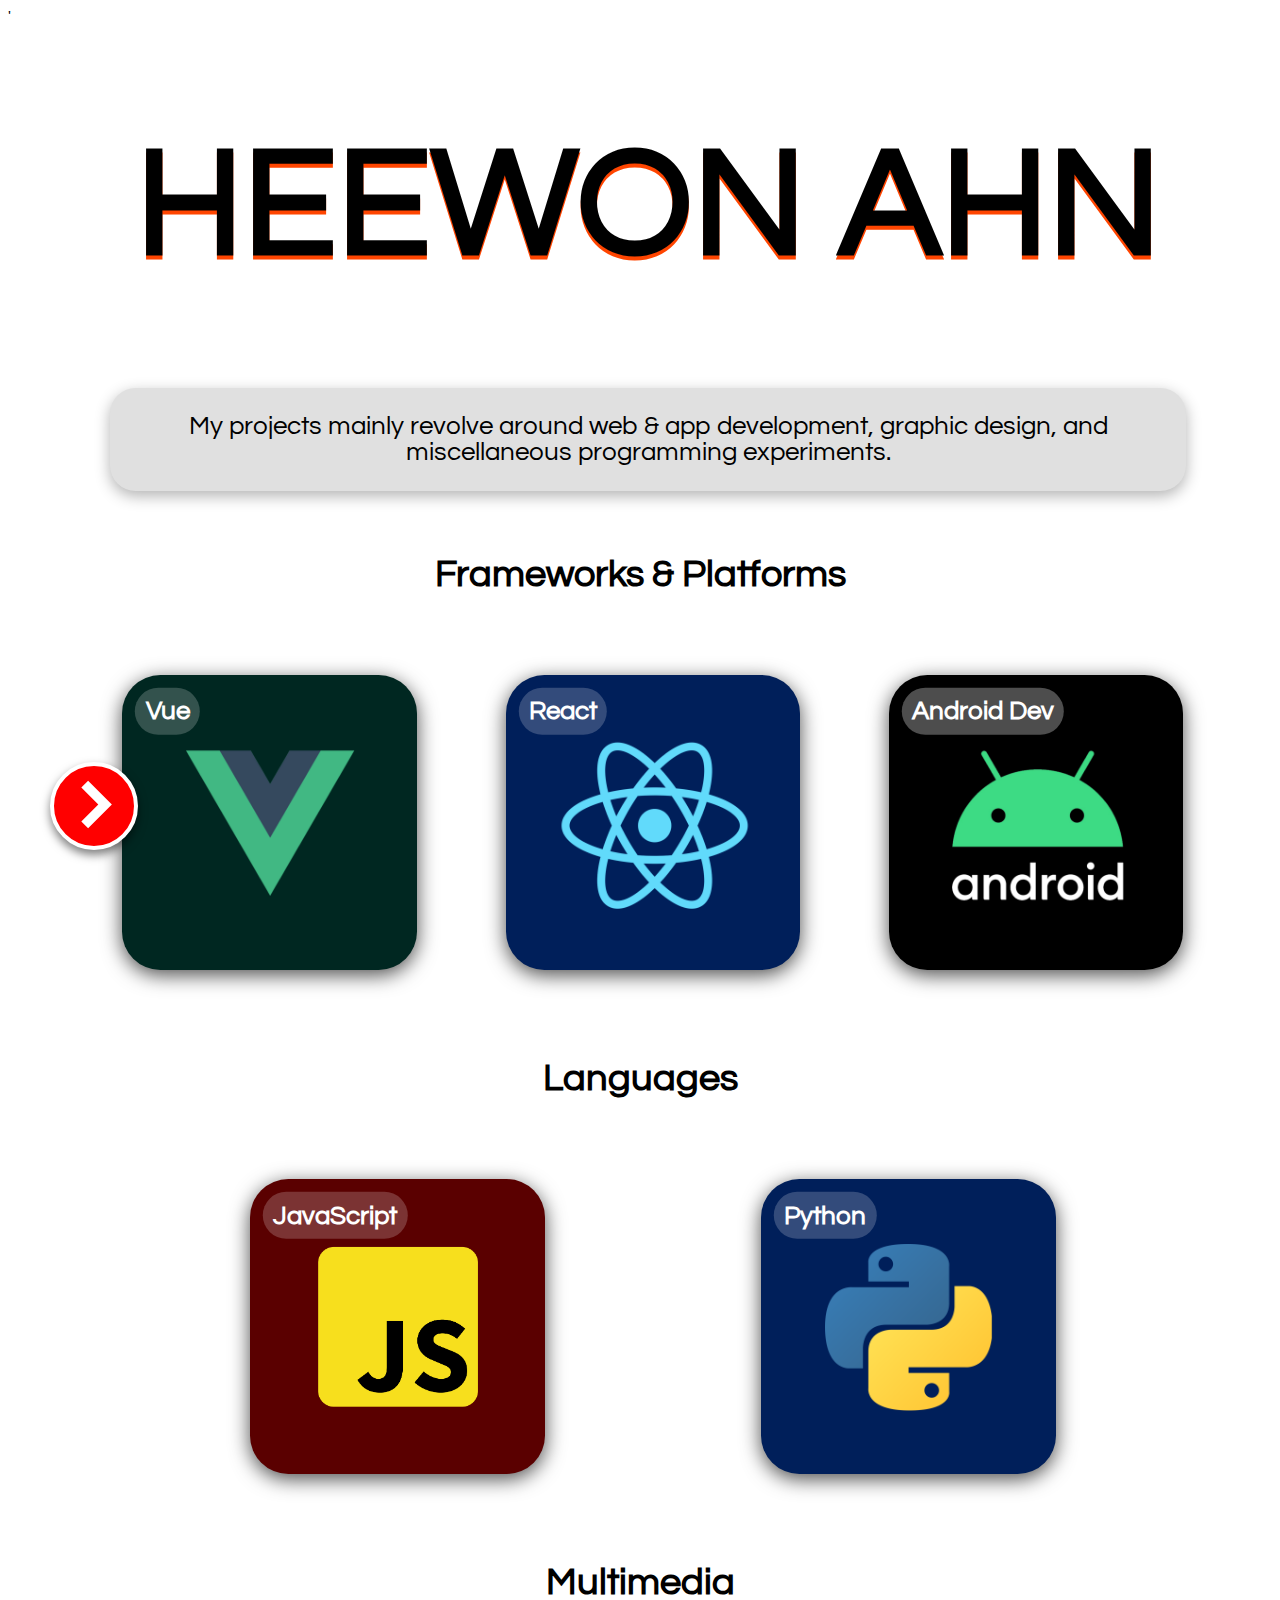
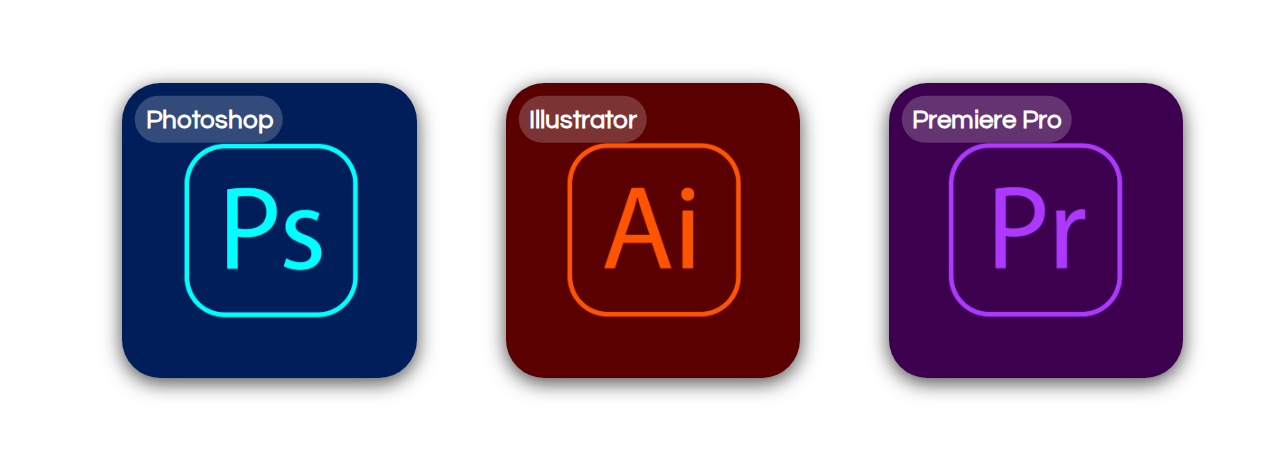
<file: index.html>
<!DOCTYPE html>
<html lang="en">
<head>
    <meta charset="UTF-8">
    <meta name="viewport" content="width=device-width, initial-scale=1.0">
    <meta http-equiv="X-UA-Compatible" content="ie=edge">
    <title>Heewon Ahn | Home </title>

    <link href = './CSS/navbar.css' rel = 'stylesheet'>
    <link href = './CSS/style.css' rel = 'stylesheet''>'
    <link href="https://fonts.googleapis.com/css?family=Hammersmith+One|Righteous|Questrial|Poppins|Varela&display=swap" rel="stylesheet">
</head>
<body>

    <noscript>Your browser does not support JavaScript.</noscript>

    <!-- NavBar-->
    <div id= "navbar" class = 'navbar-def navbar-nav'>
            <a href = 'index.html'>
                <img src = './assets/hwa.png'  class = 'logo'>
            </a>
            <div class = "btns desktop">
                <a href = './HTML/games.html'>
                    <div class = 'navbtn nav-orange'>
                        <h1>Games </h1>
                        <div></div>
                    </div>
                </a>
                <a href = './HTML/design.html'>
                    <div class = 'navbtn nav-purple'>
                        <h1>Design </h1>
                        <div></div>
                    </div>
                </a>
                <a href = './HTML/sites.html'>
                    <div class = 'navbtn nav-blue'>
                        <h1>Sites</h1>
                        <div></div>
                    </div>
                </a>
                <a href = './HTML/code.html'>
                    <div class = 'navbtn nav-green selected'>
                        <h1>Code</h1>
                        <div></div>
                    </div>
                </a>
                <a href = './HTML/contact.html'>
                    <div class = 'navbtn nav-red'>
                        <h1>Contact </h1>
                        <div></div>
                    </div>
                </a>
            </div>
         </div>

     <div id = 'navfab' class = 'navfab-def navfab-nav'>
            <svg id="svg" data-name="Layer 2" xmlns="http://www.w3.org/2000/svg" width="500" height="500" viewBox="0 0 500 500">
                <polygon id = 'arrow' points="213.2 388.53 170.77 346.11 276.85 240.04 170.77 133.96 213.2 91.54 361.7 240.04 213.2 388.53" />
              </svg>              
     </div>

     <svg id="pointer" data-name="Layer 1" xmlns="http://www.w3.org/2000/svg" width="500" height="500" viewBox="0 0 500 500">
        <path id = 'path' d="M457.15,333,257.6,327.44A15.17,15.17,0,0,0,246.34,332L106.76,474.71c-10.08,10.31-27.5,2-25.89-12.28L126.65,55.35a15.15,15.15,0,0,1,24.7-10L467.21,306.19C478.33,315.37,471.55,333.42,457.15,333Z"/>
      </svg>
    <!--NavBar-->

    <div class = 'main main-nav'>

        <div class = 'header'>
            <h1 class = 'shadow-orangered' > HEEWON AHN </h1>
            <p> My projects mainly revolve around web & app development, graphic design, and miscellaneous programming experiments.
            </p>
        </div>

        <h1 class = 'text'> Frameworks & Platforms </h1>

        <div class = 'elems'>

            <a href = 'https://vuejs.org'>
                <div class = 'card darkgreen' style = 'background-image: url(../assets/icon-vue.png)'>
                    <h1> Vue </h1>
                    <p> Vue.js is my framework of choice when it comes to web development. </p>
                </div>
            </a>

            <a href = 'https://reactjs.org'>
                <div class = 'card darkblue' style = 'background-image: url(../assets/icon-react.png)'>
                    <h1> React </h1>
                    <p> React.js served as my first dynamic, component-based web framework. </p>
                </div>
            </a>

            <a href = 'https://developer.android.com'>
                <div class = 'card black' style = 'background-image: url(../assets/icon-android.png)'>
                    <h1> Android Dev </h1>
                    <p> I develop Android apps using Android Studio, Java, and occasionally JavaScript. </p>
                </div>
            </a>

        </div>

        <h1 class = 'text'> Languages </h1>

        <div class = 'elems'>

            <a href = 'https://www.javascript.com/'>
                <div class = 'card darkred' style = 'background-image: url(../assets/icon-js.png)'>
                    <h1> JavaScript </h1>
                    <p> As is natural for a web developer, JavaScript is my primary language in creating dynamic websites.. </p>
                </div>
            </a>

            <a href = 'https://python.org'>
                <div class = 'card darkblue' style = 'background-image: url(../assets/icon-python.png)'>
                    <h1> Python </h1>
                    <p> Beyond the web, Python is my language of choice in "pure" programming projects. </p>
                </div>
            </a>

        </div>

        <h1 class = 'text'> Multimedia </h1>

        <div class = 'elems'>

            <a href = 'https://www.adobe.com/products/photoshop.html'>
                <div class = 'card darkblue' style = 'background-image: url(../assets/icon-ps.png)'>
                    <h1> Photoshop </h1>
                    <p> I use Photoshop for digital artwork, image manipulation, and occasional retouching projects. </p>
                </div>
            </a>

            <a href = 'https://www.adobe.com/products/illustrator.html'>
                <div class = 'card darkred' style = 'background-image: url(../assets/icon-ai.png)'>
                    <h1> Illustrator </h1>
                    <p> Illustrator is a critical tool in my logo and graphics work, being one of my most oft-used applications. </p>
                </div>
            </a>

            <a href = 'https://www.adobe.com/products/premiere.html'>
                <div class = 'card darkpurple' style = 'background-image: url(../assets/icon-pr.png)'>
                    <h1> Premiere Pro </h1>
                    <p> I have extensive experience in video editing, both for official commissions work and for personal projects. </p>
                </div>
            </a>

        </div>

    </div>
    
</body>

<script src = './JS/script.js'></script>
</html>
</file>
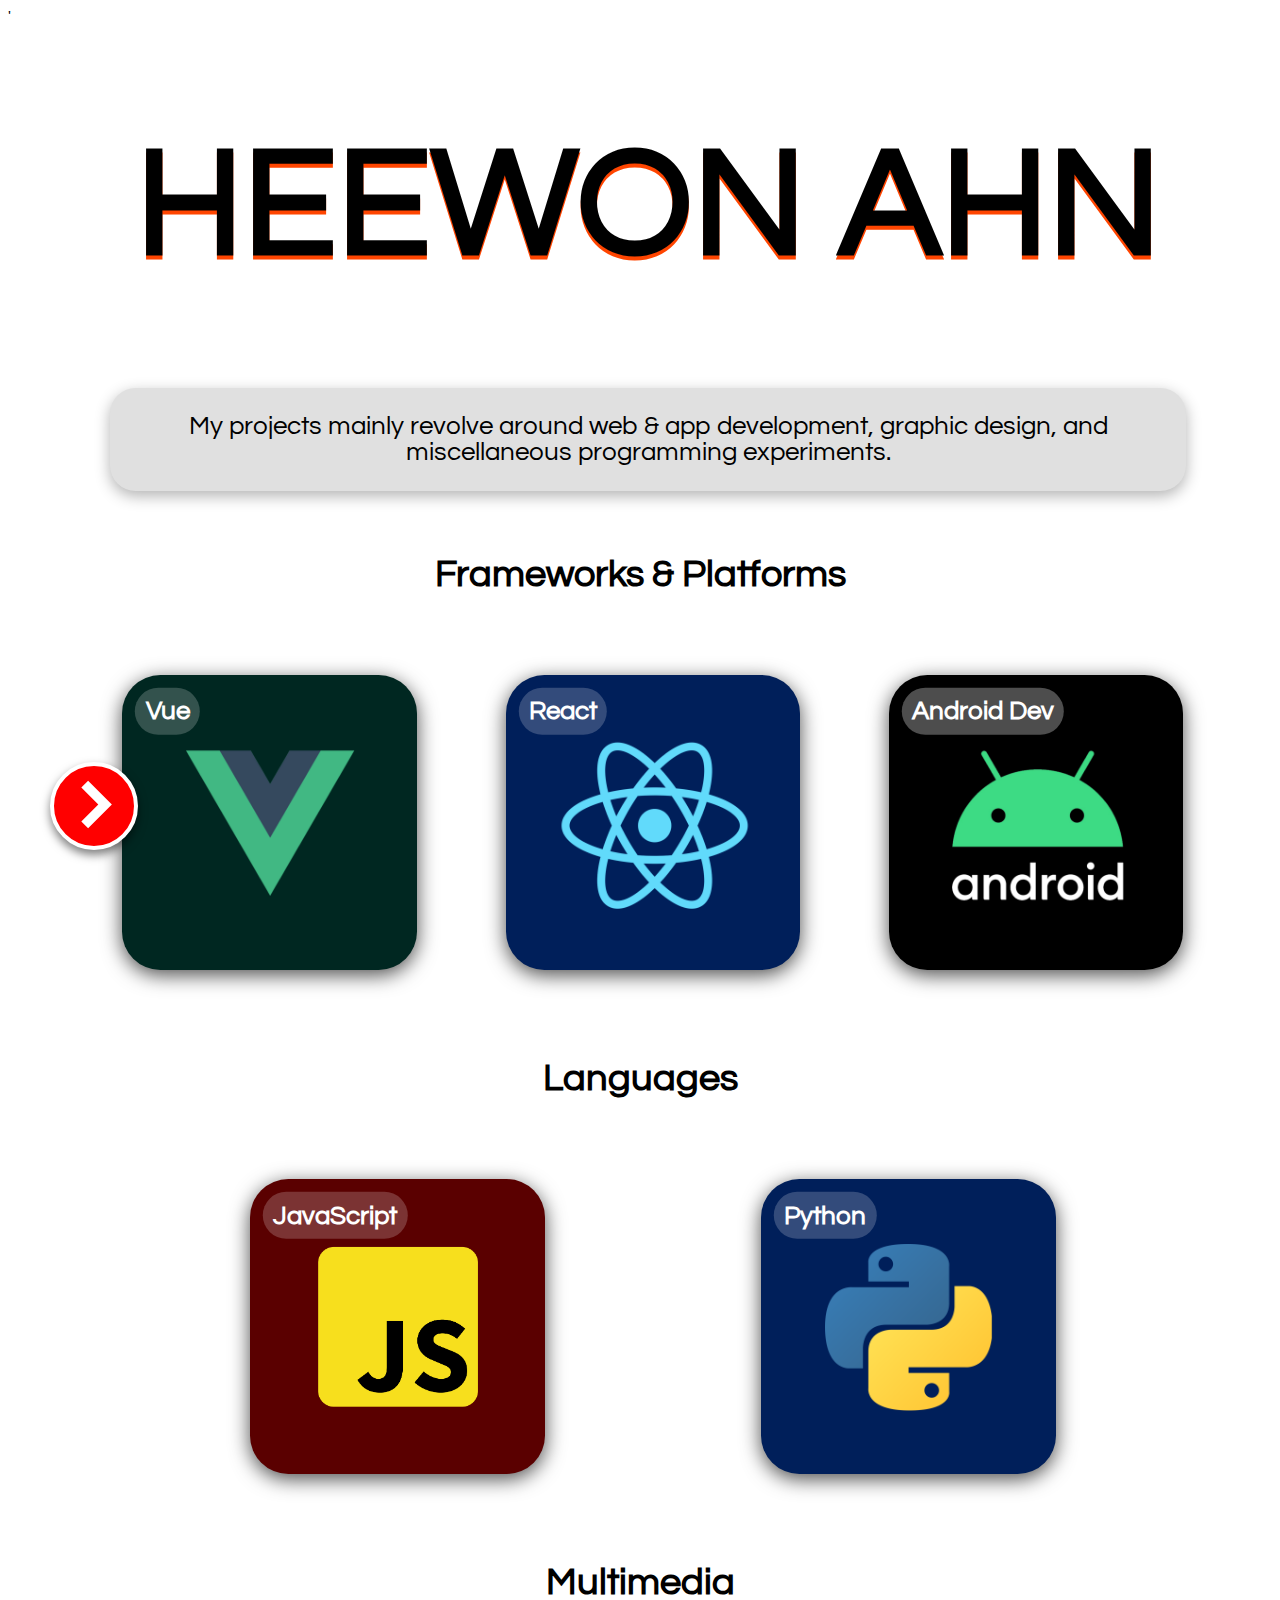
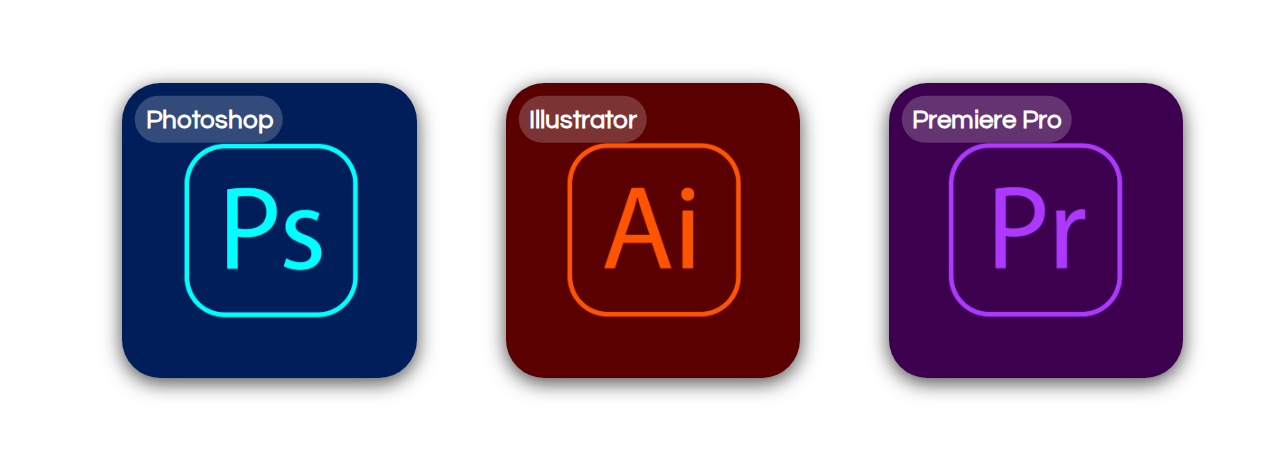
<file: HTML/index.html>
<!DOCTYPE html>
<html lang="en">
<head>
    <meta charset="UTF-8">
    <meta name="viewport" content="width=device-width, initial-scale=1.0">
    <meta http-equiv="X-UA-Compatible" content="ie=edge">
    <title>Heewon Ahn | Home </title>

    <link href = '../CSS/navbar.css' rel = 'stylesheet'>
    <link href = '../CSS/style.css' rel = 'stylesheet''>'
    <link href="https://fonts.googleapis.com/css?family=Hammersmith+One|Righteous|Questrial|Poppins|Varela&display=swap" rel="stylesheet">
</head>
<body>

    <noscript>Your browser does not support JavaScript.</noscript>

    <!-- NavBar-->
    <div id= "navbar" class = 'navbar-def navbar-nav'>
            <a href = 'index.html'>
                <img src = '../assets/hwa.png'  class = 'logo'>
            </a>
            <div class = "btns desktop">
                <a href = 'games.html'>
                    <div class = 'navbtn nav-orange'>
                        <h1>Games </h1>
                        <div></div>
                    </div>
                </a>
                <a href = 'design.html'>
                    <div class = 'navbtn nav-purple'>
                        <h1>Design </h1>
                        <div></div>
                    </div>
                </a>
                <a href = 'sites.html'>
                    <div class = 'navbtn nav-blue'>
                        <h1>Sites</h1>
                        <div></div>
                    </div>
                </a>
                <a href = 'code.html'>
                    <div class = 'navbtn nav-green selected'>
                        <h1>Code</h1>
                        <div></div>
                    </div>
                </a>
                <a href = 'contact.html'>
                    <div class = 'navbtn nav-red'>
                        <h1>Contact </h1>
                        <div></div>
                    </div>
                </a>
            </div>
         </div>

     <div id = 'navfab' class = 'navfab-def navfab-nav'>
            <svg id="svg" data-name="Layer 2" xmlns="http://www.w3.org/2000/svg" width="500" height="500" viewBox="0 0 500 500">
                <polygon id = 'arrow' points="213.2 388.53 170.77 346.11 276.85 240.04 170.77 133.96 213.2 91.54 361.7 240.04 213.2 388.53" />
              </svg>              
     </div>

     <svg id="pointer" data-name="Layer 1" xmlns="http://www.w3.org/2000/svg" width="500" height="500" viewBox="0 0 500 500">
        <path id = 'path' d="M457.15,333,257.6,327.44A15.17,15.17,0,0,0,246.34,332L106.76,474.71c-10.08,10.31-27.5,2-25.89-12.28L126.65,55.35a15.15,15.15,0,0,1,24.7-10L467.21,306.19C478.33,315.37,471.55,333.42,457.15,333Z"/>
      </svg>
    <!--NavBar-->

    <div class = 'main main-nav'>

        <div class = 'header'>
            <h1 class = 'shadow-orangered' > HEEWON AHN </h1>
            <p> My projects mainly revolve around web & app development, graphic design, and miscellaneous programming experiments.
            </p>
        </div>

        <h1 class = 'text'> Frameworks & Platforms </h1>

        <div class = 'elems'>

            <a href = 'https://vuejs.org'>
                <div class = 'card darkgreen' style = 'background-image: url(../assets/icon-vue.png)'>
                    <h1> Vue </h1>
                    <p> Vue.js is my framework of choice when it comes to web development. </p>
                </div>
            </a>

            <a href = 'https://reactjs.org'>
                <div class = 'card darkblue' style = 'background-image: url(../assets/icon-react.png)'>
                    <h1> React </h1>
                    <p> React.js served as my first dynamic, component-based web framework. </p>
                </div>
            </a>

            <a href = 'https://developer.android.com'>
                <div class = 'card black' style = 'background-image: url(../assets/icon-android.png)'>
                    <h1> Android Dev </h1>
                    <p> I develop Android apps using Android Studio, Java, and occasionally JavaScript. </p>
                </div>
            </a>

        </div>

        <h1 class = 'text'> Languages </h1>

        <div class = 'elems'>

            <a href = 'https://www.javascript.com/'>
                <div class = 'card darkred' style = 'background-image: url(../assets/icon-js.png)'>
                    <h1> JavaScript </h1>
                    <p> As is natural for a web developer, JavaScript is my primary language in creating dynamic websites.. </p>
                </div>
            </a>

            <a href = 'https://python.org'>
                <div class = 'card darkblue' style = 'background-image: url(../assets/icon-python.png)'>
                    <h1> Python </h1>
                    <p> Beyond the web, Python is my language of choice in "pure" programming projects. </p>
                </div>
            </a>

        </div>

        <h1 class = 'text'> Multimedia </h1>

        <div class = 'elems'>

            <a href = 'https://www.adobe.com/products/photoshop.html'>
                <div class = 'card darkblue' style = 'background-image: url(../assets/icon-ps.png)'>
                    <h1> Photoshop </h1>
                    <p> I use Photoshop for digital artwork, image manipulation, and occasional retouching projects. </p>
                </div>
            </a>

            <a href = 'https://www.adobe.com/products/illustrator.html'>
                <div class = 'card darkred' style = 'background-image: url(../assets/icon-ai.png)'>
                    <h1> Illustrator </h1>
                    <p> Illustrator is a critical tool in my logo and graphics work, being one of my most oft-used applications. </p>
                </div>
            </a>

            <a href = 'https://www.adobe.com/products/premiere.html'>
                <div class = 'card darkpurple' style = 'background-image: url(../assets/icon-pr.png)'>
                    <h1> Premiere Pro </h1>
                    <p> I have extensive experience in video editing, both for official commissions work and for personal projects. </p>
                </div>
            </a>

        </div>

    </div>
    
</body>

<script src = '../JS/script.js'></script>
</html>
</file>
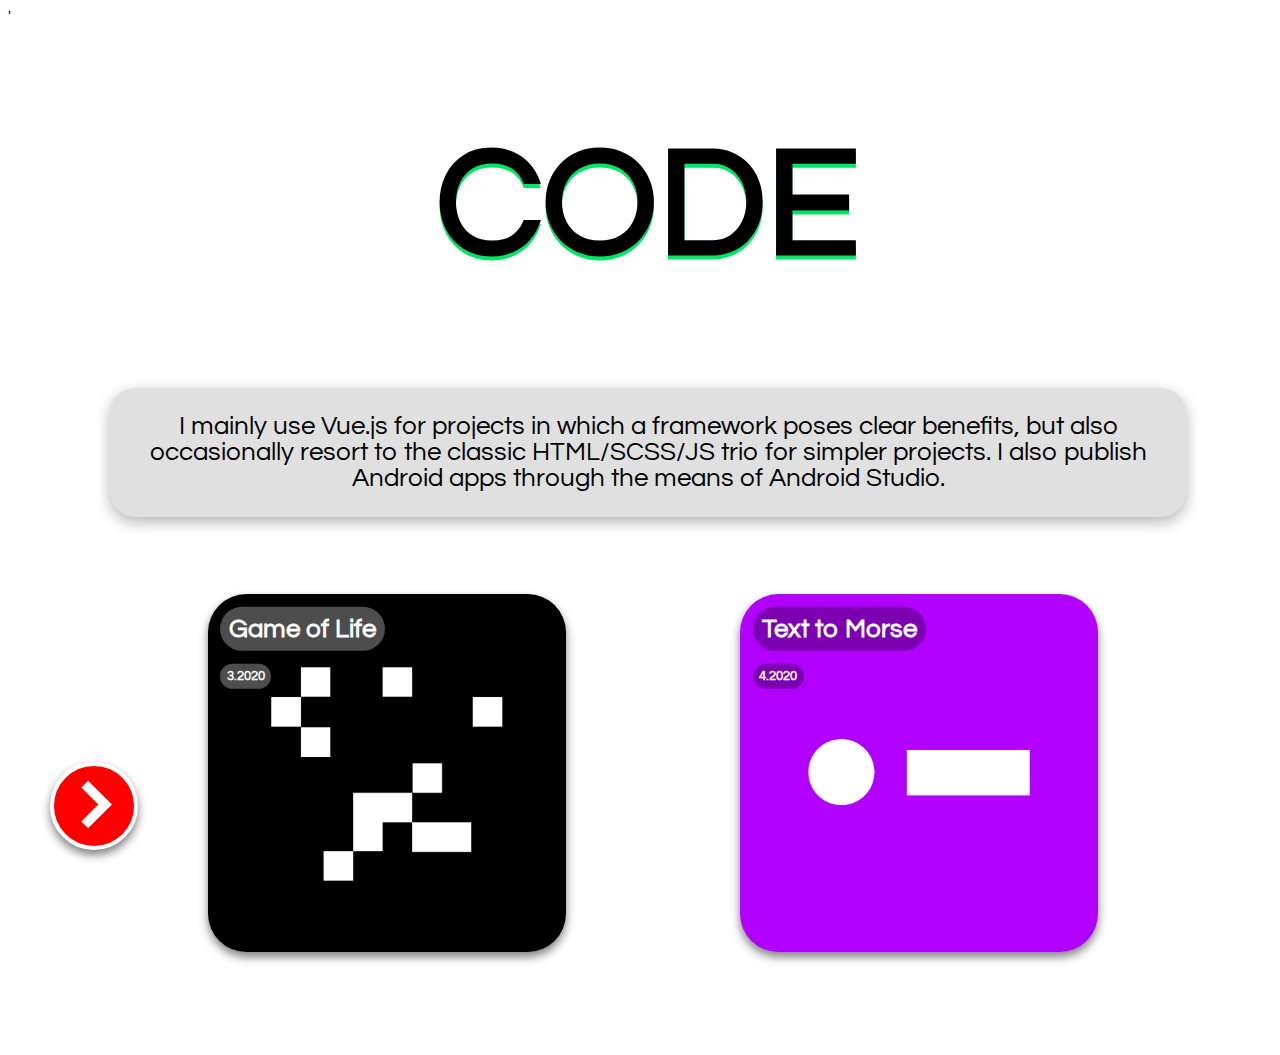
<file: HTML/code.html>
<!DOCTYPE html>
<html lang="en">
<head>
    <meta charset="UTF-8">
    <meta name="viewport" content="width=device-width, initial-scale=1.0">
    <meta http-equiv="X-UA-Compatible" content="ie=edge">
    <title>Heewon Ahn | Sites </title>

    <link href = '../CSS/navbar.css' rel = 'stylesheet'>
    <link href = '../CSS/style.css' rel = 'stylesheet''>'
    <link href="https://fonts.googleapis.com/css?family=Hammersmith+One|Righteous|Questrial|Poppins|Varela&display=swap" rel="stylesheet">
</head>
<body>

    <noscript>Your browser does not support JavaScript.</noscript>

    <!-- NavBar-->
    <div id= "navbar" class = 'navbar-def navbar-nav'>
            <a href = 'index.html'>
                <img src = '../assets/hwa.png'  class = 'logo'>
            </a>
            <div class = "btns desktop">
                <a href = 'games.html'>
                    <div class = 'navbtn nav-orange'>
                        <h1>Games </h1>
                        <div></div>
                    </div>
                </a>
                <a href = 'design.html'>
                    <div class = 'navbtn nav-purple'>
                        <h1>Design </h1>
                        <div></div>
                    </div>
                </a>
                <a href = 'sites.html'>
                    <div class = 'navbtn nav-blue'>
                        <h1>Sites</h1>
                        <div></div>
                    </div>
                </a>
                <a href = 'code.html'>
                    <div class = 'navbtn nav-green selected'>
                        <h1>Code</h1>
                        <div></div>
                    </div>
                </a>
                <a href = 'contact.html'>
                    <div class = 'navbtn nav-red'>
                        <h1>Contact </h1>
                        <div></div>
                    </div>
                </a>
            </div>
         </div>

     <div id = 'navfab' class = 'navfab-def navfab-nav'>
            <svg id="svg" data-name="Layer 2" xmlns="http://www.w3.org/2000/svg" width="500" height="500" viewBox="0 0 500 500">
                <polygon id = 'arrow' points="213.2 388.53 170.77 346.11 276.85 240.04 170.77 133.96 213.2 91.54 361.7 240.04 213.2 388.53" />
              </svg>              
     </div>

     <svg id="pointer" data-name="Layer 1" xmlns="http://www.w3.org/2000/svg" width="500" height="500" viewBox="0 0 500 500">
        <path id = 'path' d="M457.15,333,257.6,327.44A15.17,15.17,0,0,0,246.34,332L106.76,474.71c-10.08,10.31-27.5,2-25.89-12.28L126.65,55.35a15.15,15.15,0,0,1,24.7-10L467.21,306.19C478.33,315.37,471.55,333.42,457.15,333Z"/>
      </svg>
    <!--NavBar-->

    <div class = 'main main-nav'>

        <div class = 'header'>
            <h1 class = 'shadow-green' > CODE </h1>
            <p> I mainly use Vue.js for projects in which a framework poses clear benefits, but also occasionally resort to the classic HTML/SCSS/JS trio for simpler projects.
                   I also publish Android apps through the means of Android Studio.
            </p>
        </div>
    
        <div class = 'elems'>

            <a href = 'https://shelost.github.io/mathwsteve/'>
                <div class = 'elem black' style='background-image: url(../assets/logos/@conway.png)'>
                    <h1> Game of Life  </h1>
                    <h2> 3.2020 </h2>
                    <p> Implementation of Conway's Game of Life algorithm </p>
                </div>
            </a>

             <a href = 'https://shelost.github.io/brevissime/'>
                <div class = 'elem purple' style='background-image: url(../assets/logos/@morse.png)'>
                    <h1> Text to Morse  </h1>
                    <h2> 4.2020 </h2>
                    <p class = 'one-line-date'> Text to Morse Translator</p>
                </div>
            </a>
            
        </div>

    </div>
 

    
</body>

<script src = '../JS/script.js'></script>
</html>
</file>
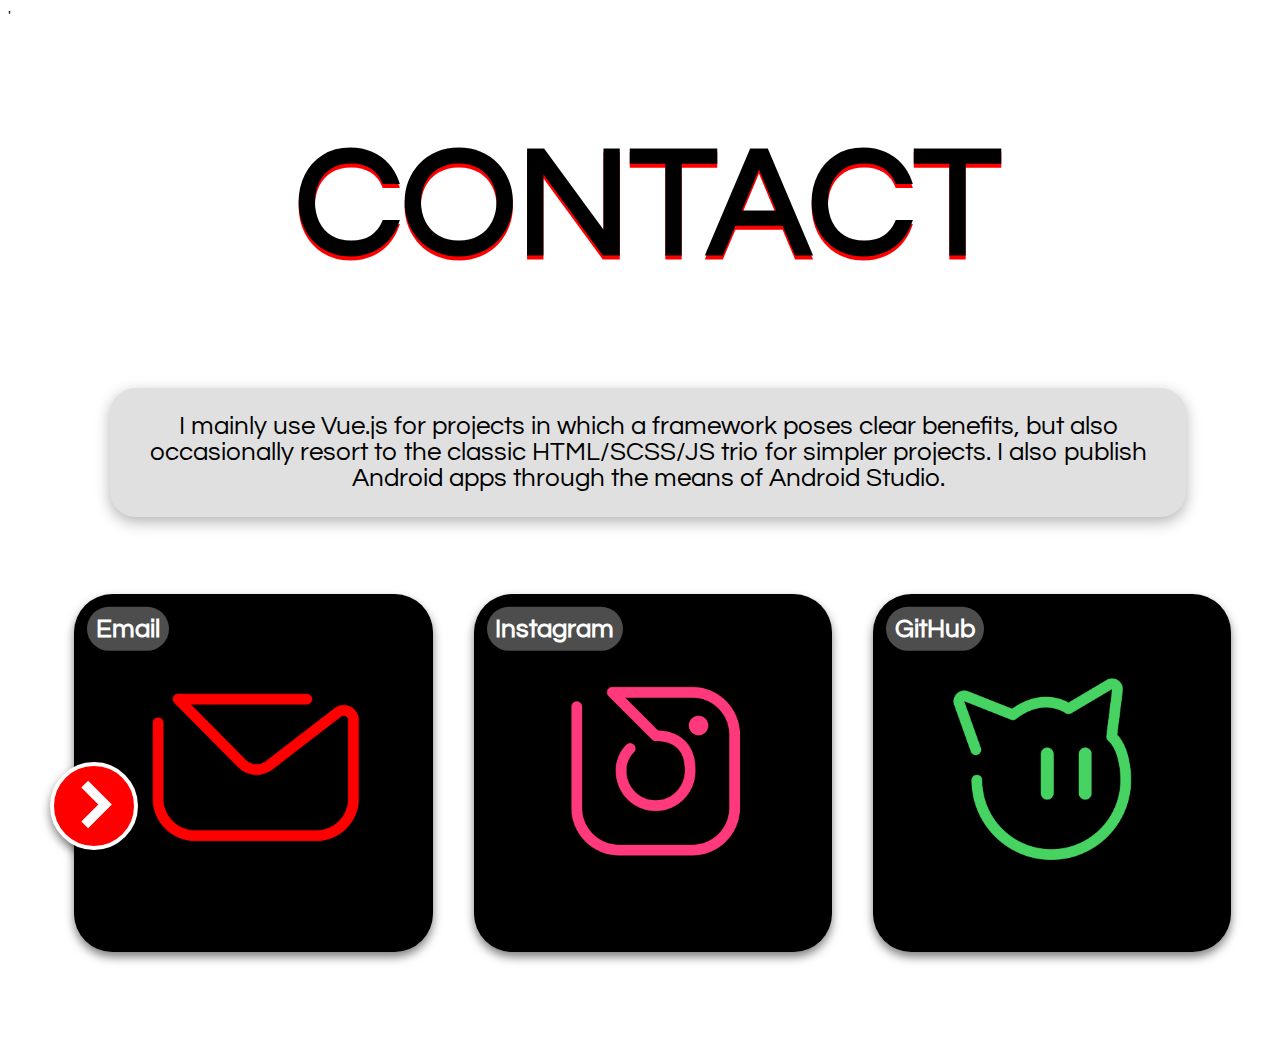
<file: HTML/contact.html>
<!DOCTYPE html>
<html lang="en">
<head>
    <meta charset="UTF-8">
    <meta name="viewport" content="width=device-width, initial-scale=1.0">
    <meta http-equiv="X-UA-Compatible" content="ie=edge">
    <title>Heewon Ahn | Contact </title>

    <link href = '../CSS/navbar.css' rel = 'stylesheet'>
    <link href = '../CSS/style.css' rel = 'stylesheet''>'
    <link href="https://fonts.googleapis.com/css?family=Hammersmith+One|Righteous|Questrial|Poppins|Varela&display=swap" rel="stylesheet">
</head>
<body>

    <noscript>Your browser does not support JavaScript.</noscript>

    <!-- NavBar-->
    <div id= "navbar" class = 'navbar-def navbar-nav'>
            <a href = 'index.html'>
                <img src = '../assets/hwa.png'  class = 'logo'>
            </a>
            <div class = "btns desktop">
                <a href = 'games.html'>
                    <div class = 'navbtn nav-orange'>
                        <h1>Games </h1>
                        <div></div>
                    </div>
                </a>
                <a href = 'design.html'>
                    <div class = 'navbtn nav-purple'>
                        <h1>Design </h1>
                        <div></div>
                    </div>
                </a>
                <a href = 'sites.html'>
                    <div class = 'navbtn nav-blue'>
                        <h1>Sites</h1>
                        <div></div>
                    </div>
                </a>
                <a href = 'code.html'>
                    <div class = 'navbtn nav-green'>
                        <h1>Code</h1>
                        <div></div>
                    </div>
                </a>
                <a href = 'contact.html'>
                    <div class = 'navbtn nav-red selected'>
                        <h1>Contact </h1>
                        <div></div>
                    </div>
                </a>
            </div>
         </div>

     <div id = 'navfab' class = 'navfab-def navfab-nav'>
            <svg id="svg" data-name="Layer 2" xmlns="http://www.w3.org/2000/svg" width="500" height="500" viewBox="0 0 500 500">
                <polygon id = 'arrow' points="213.2 388.53 170.77 346.11 276.85 240.04 170.77 133.96 213.2 91.54 361.7 240.04 213.2 388.53" />
              </svg>              
     </div>

     <svg id="pointer" data-name="Layer 1" xmlns="http://www.w3.org/2000/svg" width="500" height="500" viewBox="0 0 500 500">
        <path id = 'path' d="M457.15,333,257.6,327.44A15.17,15.17,0,0,0,246.34,332L106.76,474.71c-10.08,10.31-27.5,2-25.89-12.28L126.65,55.35a15.15,15.15,0,0,1,24.7-10L467.21,306.19C478.33,315.37,471.55,333.42,457.15,333Z"/>
      </svg>
    <!--NavBar-->

    <div class = 'main main-nav'>

        <div class = 'header'>
            <h1 class = 'shadow-red' > CONTACT </h1>
            <p> I mainly use Vue.js for projects in which a framework poses clear benefits, but also occasionally resort to the classic HTML/SCSS/JS trio for simpler projects.
                   I also publish Android apps through the means of Android Studio.
            </p>
        </div>
    
        <div class = 'elems'>

            <a href = 'https://shelost.github.io/mathwsteve/'>
                <div class = 'elem black' style='background-image: url(../assets/logos/@email.png)'>
                    <h1> Email  </h1>
                    <p class = 'one-line'> shelost.off@gmail.com </p>
                </div>
            </a>

             <a href = 'https://shelost.github.io/brevissime/'>
                <div class = 'elem black' style='background-image: url(../assets/logos/@instagram.png)'>
                    <h1> Instagram  </h1>
                    <p class = 'one-line'> @shelost.off </p>
                </div>
            </a>

            <a href = 'https://shelost.github.io/brevissime/'>
                <div class = 'elem black' style='background-image: url(../assets/logos/@github.png)'>
                    <h1> GitHub  </h1>
                    <p class = 'one-line'> shelost  </p>
                </div>
            </a>
            
        </div>

    </div>
 

    
</body>

<script src = '../JS/script.js'></script>
</html>
</file>
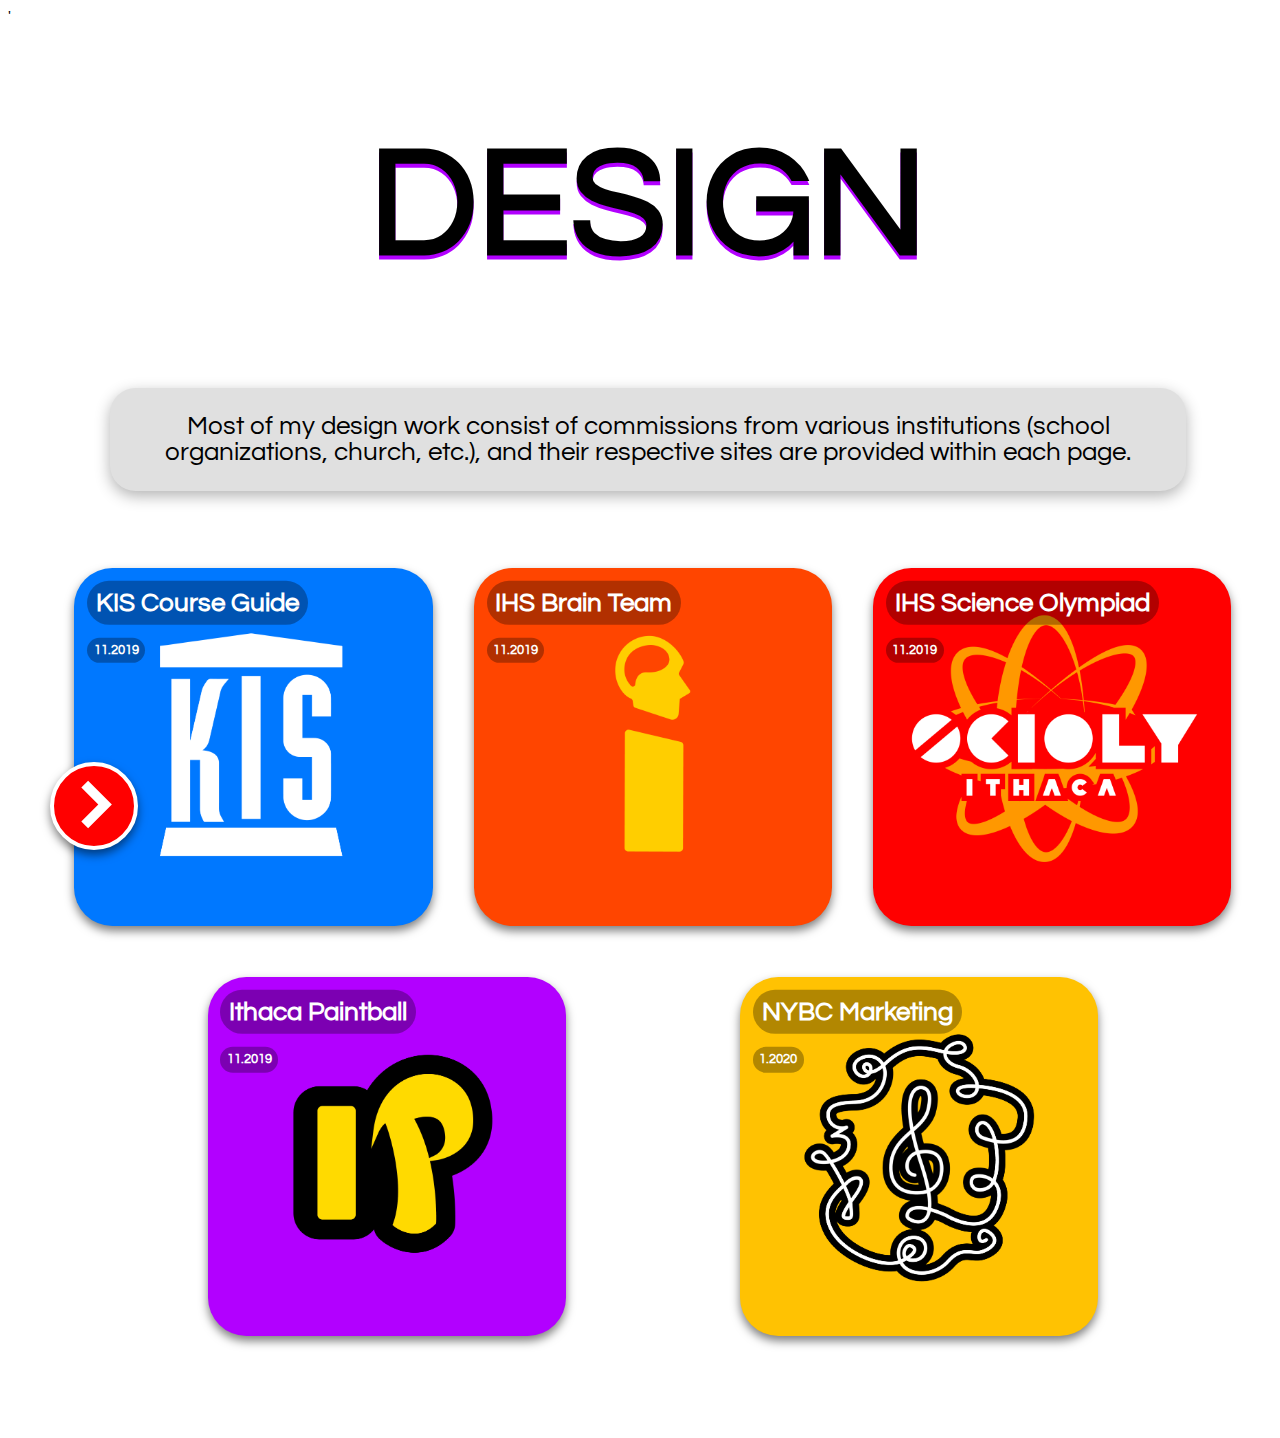
<file: HTML/design.html>
<!DOCTYPE html>
<html lang="en">
<head>
    <meta charset="UTF-8">
    <meta name="viewport" content="width=device-width, initial-scale=1.0">
    <meta http-equiv="X-UA-Compatible" content="ie=edge">
    <title>Heewon Ahn | Design </title>

    <link href = '../CSS/navbar.css' rel = 'stylesheet'>
    <link href = '../CSS/style.css' rel = 'stylesheet''>'
    <link href="https://fonts.googleapis.com/css?family=Hammersmith+One|Righteous|Questrial|Poppins|Varela&display=swap" rel="stylesheet">
</head>
<body>

    <noscript>Your browser does not support JavaScript.</noscript>

    <!-- NavBar-->
    <div id= "navbar" class = 'navbar-def navbar-nav'>
        <a href = 'index.html'>
            <img src = '../assets/hwa.png'  class = 'logo'>
        </a>
        <div class = "btns desktop">
            <a href = 'games.html'>
                <div class = 'navbtn nav-orange'>
                    <h1>Games </h1>
                    <div></div>
                </div>
            </a>
            <a href = 'design.html'>
                <div class = 'navbtn nav-purple selected'>
                    <h1>Design </h1>
                    <div></div>
                </div>
            </a>
            <a href = 'sites.html'>
                <div class = 'navbtn nav-blue'>
                    <h1>Sites</h1>
                    <div></div>
                </div>
            </a>
            <a href = 'code.html'>
                <div class = 'navbtn nav-green'>
                    <h1>Code</h1>
                    <div></div>
                </div>
            </a>
            <a href = 'contact.html'>
                <div class = 'navbtn nav-red'>
                    <h1>Contact </h1>
                    <div></div>
                </div>
            </a>
        </div>
     </div>

     <div id = 'navfab' class = 'navfab-def navfab-nav'>
            <svg id="svg" data-name="Layer 2" xmlns="http://www.w3.org/2000/svg" width="500" height="500" viewBox="0 0 500 500">
                <polygon id = 'arrow' points="213.2 388.53 170.77 346.11 276.85 240.04 170.77 133.96 213.2 91.54 361.7 240.04 213.2 388.53" />
              </svg>              
     </div>

     <svg id="pointer" data-name="Layer 1" xmlns="http://www.w3.org/2000/svg" width="500" height="500" viewBox="0 0 500 500">
        <path id = 'path' d="M457.15,333,257.6,327.44A15.17,15.17,0,0,0,246.34,332L106.76,474.71c-10.08,10.31-27.5,2-25.89-12.28L126.65,55.35a15.15,15.15,0,0,1,24.7-10L467.21,306.19C478.33,315.37,471.55,333.42,457.15,333Z"/>
      </svg>
    <!--NavBar-->

    <div class = 'main main-nav'>

        <div class = 'header'>
            <h1 class = 'shadow-purple' > DESIGN </h1>
            <p> Most of my design work consist of commissions from various institutions (school organizations, church, etc.), and their respective sites are provided within each page. </p>
        </div>
    
        <div class = 'elems'>

            <a href = '#'>
                <div class = 'elem blue' style='background-image: url(../assets/logos/@kis.png)'>
                    <h1> KIS Course Guide  </h1>
                    <h2> 11.2019 </h2>
                    <p> Official Course Selection Guide for Korea International School (KIS) </p>
                </div>
            </a>

             <a href = '#'>
                <div class = 'elem orangered' style='background-image: url(../assets/logos/@brainteam.png)'>
                    <h1> IHS Brain Team  </h1>
                    <h2> 11.2019 </h2>
                    <p> Branding & Graphics for the Ithaca High School (IHS) Quiz Bowl Team</p>
                </div>
            </a>

            <a href = '#'>
                <div class = 'elem red' style='background-image: url(../assets/logos/@scioly.png)'>
                    <h1 class = 'long-title' > IHS Science Olympiad  </h1>
                    <h2> 11.2019 </h2>
                    <p> Branding & Graphics for the Ithaca High School (IHS) Science Olympiad </p>
                </div>
            </a>

            <a href = '#'>
                <div class = 'elem purple' style='background-image: url(../assets/logos/@paintball.png)'>
                    <h1> Ithaca Paintball  </h1>
                    <h2> 11.2019 </h2>
                    <p> Logo & Business Cards for Ithaca Paintball (Freeville, NY)</p>
                </div>
             </a>
            
            <a href = '#'>
                <div class = 'elem orange' style='background-image: url(../assets/logos/@nybc.png)'>
                    <h1> NYBC Marketing  </h1>
                    <h2> 1.2020 </h2>
                    <p> Marketing Materials for the 2020 New York Bible Conference (NYBC) </p>
                </div>
            </a>

 
        </div>

    </div>
 

    
</body>

<script src = '../JS/script.js'></script>
</html>
</file>
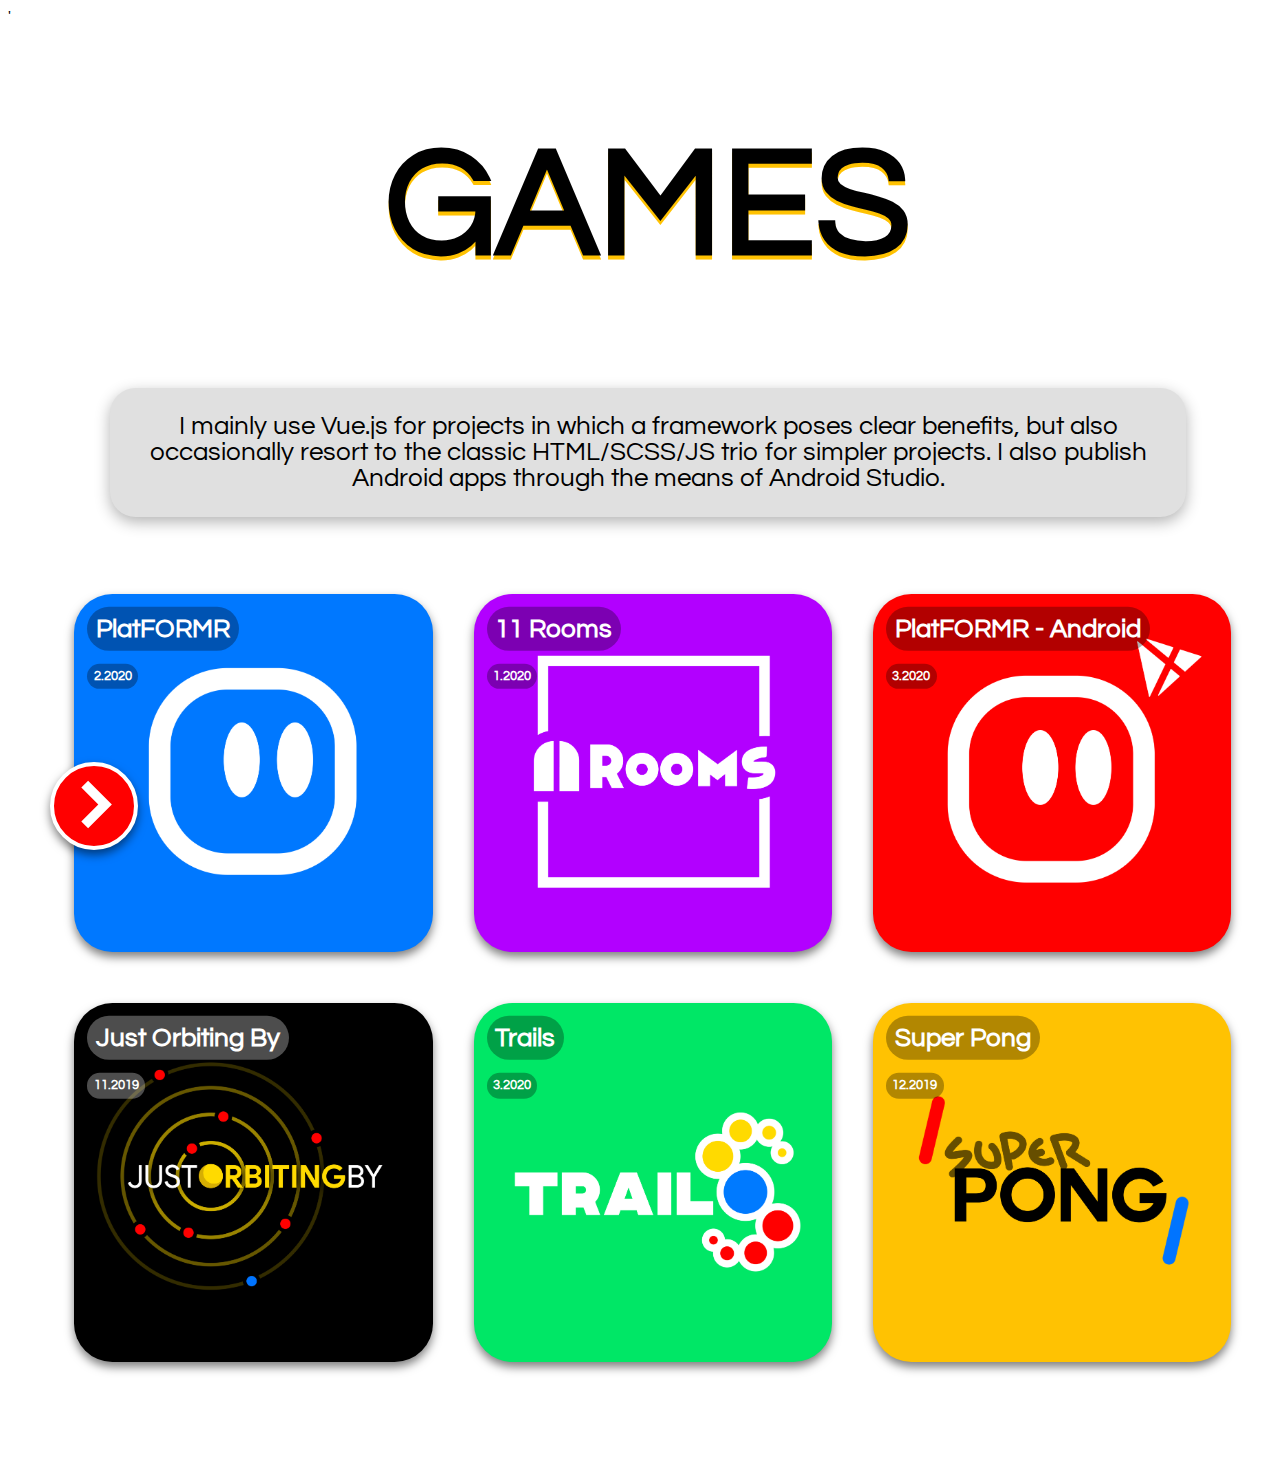
<file: HTML/games.html>
<!DOCTYPE html>
<html lang="en">
<head>
    <meta charset="UTF-8">
    <meta name="viewport" content="width=device-width, initial-scale=1.0">
    <meta http-equiv="X-UA-Compatible" content="ie=edge">
    <title>Heewon Ahn | Games </title>

    <link href = '../CSS/navbar.css' rel = 'stylesheet'>
    <link href = '../CSS/style.css' rel = 'stylesheet''>'
    <link href="https://fonts.googleapis.com/css?family=Hammersmith+One|Righteous|Questrial|Poppins|Varela&display=swap" rel="stylesheet">
</head>
<body>

    <noscript>Your browser does not support JavaScript.</noscript>

    <!-- NavBar-->
    <div id= "navbar" class = 'navbar-def navbar-nav'>
            <a href = 'index.html'>
                <img src = '../assets/hwa.png'  class = 'logo'>
            </a>
            <div class = "btns desktop">
                <a href = 'games.html'>
                    <div class = 'navbtn nav-orange selected'>
                        <h1>Games </h1>
                        <div></div>
                    </div>
                </a>
                <a href = 'design.html'>
                    <div class = 'navbtn nav-purple'>
                        <h1>Design </h1>
                        <div></div>
                    </div>
                </a>
                <a href = 'sites.html'>
                    <div class = 'navbtn nav-blue'>
                        <h1>Sites</h1>
                        <div></div>
                    </div>
                </a>
                <a href = 'code.html'>
                    <div class = 'navbtn nav-green'>
                        <h1>Code</h1>
                        <div></div>
                    </div>
                </a>
                <a href = 'contact.html'>
                    <div class = 'navbtn nav-red'>
                        <h1>Contact </h1>
                        <div></div>
                    </div>
                </a>
            </div>
         </div>

     <div id = 'navfab' class = 'navfab-def navfab-nav'>
            <svg id="svg" data-name="Layer 2" xmlns="http://www.w3.org/2000/svg" width="500" height="500" viewBox="0 0 500 500">
                <polygon id = 'arrow' points="213.2 388.53 170.77 346.11 276.85 240.04 170.77 133.96 213.2 91.54 361.7 240.04 213.2 388.53" />
              </svg>              
     </div>

     <svg id="pointer" data-name="Layer 1" xmlns="http://www.w3.org/2000/svg" width="500" height="500" viewBox="0 0 500 500">
        <path id = 'path' d="M457.15,333,257.6,327.44A15.17,15.17,0,0,0,246.34,332L106.76,474.71c-10.08,10.31-27.5,2-25.89-12.28L126.65,55.35a15.15,15.15,0,0,1,24.7-10L467.21,306.19C478.33,315.37,471.55,333.42,457.15,333Z"/>
      </svg>
    <!--NavBar-->

    <div class = 'main main-nav'>

        <div class = 'header'>
            <h1 class = 'shadow-orange' > GAMES </h1>
            <p> I mainly use Vue.js for projects in which a framework poses clear benefits, but also occasionally resort to the classic HTML/SCSS/JS trio for simpler projects.
                   I also publish Android apps through the means of Android Studio.
            </p>
        </div>
    
        <div class = 'elems'>

            <a href = 'https://shelost.github.io/platformr/'>
                <div class = 'elem blue' style='background-image: url(../assets/logos/@platformr.png)'>
                    <h1> PlatFORMR  </h1>
                    <h2> 2.2020 </h2>
                    <p> Forge Your Own Path. Also available on the Google Play Store. </p>
                </div>
            </a>

             <a href = 'https://shelost.github.io/11rooms/'>
                <div class = 'elem purple' style='background-image: url(../assets/logos/@rooms.png)'>
                    <h1> 11 Rooms  </h1>
                    <h2> 1.2020 </h2>
                    <p class = 'one-line-date'> Door-to-door fun. </p>
                </div>
            </a>

            <a href = '#'>
                <div class = 'elem red' style='background-image: url(../assets/logos/@platformr-android.png)'>
                    <h1 class = 'long-title'> PlatFORMR - Android  </h1>
                    <h2> 3.2020 </h2>
                    <p class = 'one-line-date'> Landing on Android. </p>
                </div>
            </a>

            <a href = 'https://shelost.github.io/orbiting/'>
                <div class = 'elem black' style='background-image: url(../assets/logos/@orbiting.png)'>
                    <h1> Just Orbiting By  </h1>
                    <h2> 11.2019 </h2>
                    <p >An  Intergalactic Blue Dot on a mission.</p>
                </div>
             </a>

             <a href = 'https://shelost.github.io/trails/'>
                <div class = 'elem green' style='background-image: url(../assets/logos/@trails.png)'>
                    <h1> Trails  </h1>
                    <h2> 3.2020 </h2>
                    <p class = 'one-line-date'> Trace your own steps. </p>
                </div>
            </a>

            <a href = 'https://shelost.github.io/superpong/'>
                <div class = 'elem orange' style='background-image: url(../assets/logos/@pong.png)'>
                    <h1> Super Pong  </h1>
                    <h2> 12.2019 </h2>
                    <p class = 'one-line-date'> The epic duel continues.</p>
                </div>
             </a>
            
 
        </div>

    </div>
 

    
</body>

<script src = '../JS/script.js'></script>
</html>
</file>
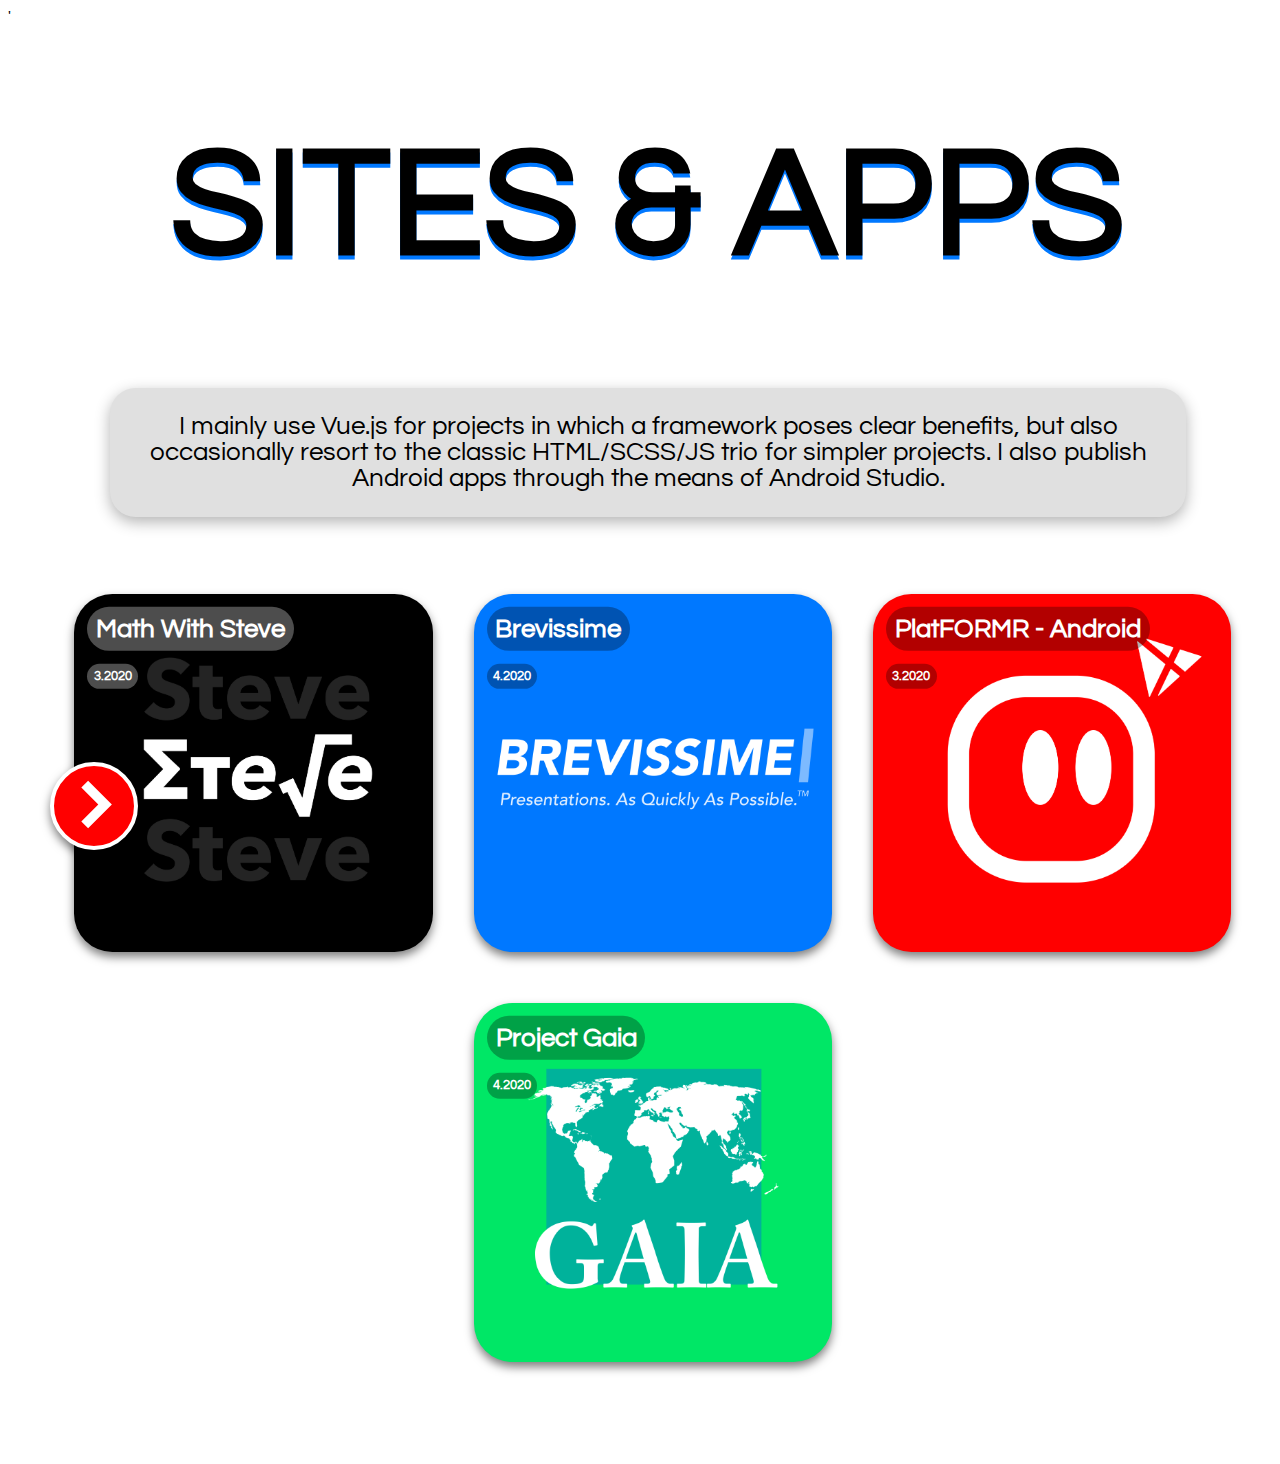
<file: HTML/sites.html>
<!DOCTYPE html>
<html lang="en">
<head>
    <meta charset="UTF-8">
    <meta name="viewport" content="width=device-width, initial-scale=1.0">
    <meta http-equiv="X-UA-Compatible" content="ie=edge">
    <title>Heewon Ahn | Sites </title>

    <link href = '../CSS/navbar.css' rel = 'stylesheet'>
    <link href = '../CSS/style.css' rel = 'stylesheet''>'
    <link href="https://fonts.googleapis.com/css?family=Hammersmith+One|Righteous|Questrial|Poppins|Varela&display=swap" rel="stylesheet">
</head>
<body>

     <noscript>Your browser does not support JavaScript.</noscript>

    <!-- NavBar-->
    <div id= "navbar" class = 'navbar-def navbar-nav'>
            <a href = 'index.html'>
                <img src = '../assets/hwa.png'  class = 'logo'>
            </a>
            <div class = "btns desktop">
                <a href = 'games.html'>
                    <div class = 'navbtn nav-orange'>
                        <h1>Games </h1>
                        <div></div>
                    </div>
                </a>
                <a href = 'design.html'>
                    <div class = 'navbtn nav-purple'>
                        <h1>Design </h1>
                        <div></div>
                    </div>
                </a>
                <a href = 'sites.html'>
                    <div class = 'navbtn nav-blue selected'>
                        <h1>Sites</h1>
                        <div></div>
                    </div>
                </a>
                <a href = 'code.html'>
                    <div class = 'navbtn nav-green'>
                        <h1>Code</h1>
                        <div></div>
                    </div>
                </a>
                <a href = 'contact.html'>
                    <div class = 'navbtn nav-red'>
                        <h1>Contact </h1>
                        <div></div>
                    </div>
                </a>
            </div>
         </div>

     <div id = 'navfab' class = 'navfab-def navfab-nav'>
            <svg id="svg" data-name="Layer 2" xmlns="http://www.w3.org/2000/svg" width="500" height="500" viewBox="0 0 500 500">
                <polygon id = 'arrow' points="213.2 388.53 170.77 346.11 276.85 240.04 170.77 133.96 213.2 91.54 361.7 240.04 213.2 388.53" />
              </svg>              
     </div>

     <svg id="pointer" data-name="Layer 1" xmlns="http://www.w3.org/2000/svg" width="500" height="500" viewBox="0 0 500 500">
        <path id = 'path' d="M457.15,333,257.6,327.44A15.17,15.17,0,0,0,246.34,332L106.76,474.71c-10.08,10.31-27.5,2-25.89-12.28L126.65,55.35a15.15,15.15,0,0,1,24.7-10L467.21,306.19C478.33,315.37,471.55,333.42,457.15,333Z"/>
      </svg>
    <!--NavBar-->

    <div class = 'main main-nav'>

        <div class = 'header'>
            <h1 class = 'shadow-blue' > SITES & APPS </h1>
            <p> I mainly use Vue.js for projects in which a framework poses clear benefits, but also occasionally resort to the classic HTML/SCSS/JS trio for simpler projects.
                   I also publish Android apps through the means of Android Studio.
            </p>
        </div>
    
        <div class = 'elems'>

            <a href = 'https://mathwsteve.web.app'>
                <div class = 'elem black' style='background-image: url(../assets/logos/@steve.png)'>
                    <h1> Math With Steve  </h1>
                    <h2> 3.2020 </h2>
                    <p> Official Course Website for Mr. Steven Weissburg @ IHS </p>
                </div>
            </a>

             <a href = 'https://shelost.github.io/brevissime/'>
                <div class = 'elem blue' style='background-image: url(../assets/logos/@brevissime.png)'>
                    <h1> Brevissime  </h1>
                    <h2> 4.2020 </h2>
                    <p> The Uber-Minimalistic, 100%-Online Presentation Platform</p>
                </div>
            </a>

            <a href = '#'>
                <div class = 'elem red' style='background-image: url(../assets/logos/@platformr-android.png)'>
                    <h1 class = 'long-title'> PlatFORMR - Android  </h1>
                    <h2> 3.2020 </h2>
                    <p class = 'one-line-date'> Landing on Android. </p>
                </div>
            </a>

            <a href = 'https://shelost.github.io/gaia/'>
                <div class = 'elem green' style='background-image: url(../assets/logos/@gaia.png)'>
                    <h1> Project Gaia  </h1>
                    <h2> 4.2020 </h2>
                    <p> The Political History of the World, Visualized With Interactive Maps</p>
                </div>
             </a>
            
 
        </div>

    </div>
 

    
</body>

<script src = '../JS/script.js'></script>
</html>
</file>
<file: CSS/navbar.css>
@media only screen and (min-width: 1080px) {
  #navbar {
    background-color: black;
    width: 15vw;
    height: 100vh;
    position: fixed;
    z-index: 2;
    top: 0;
    left: 0;
  }
  #navbar .logo {
    width: 70%;
    margin: 2vw;
  }
  #navbar .logo:hover {
    width: 75%;
    margin: calc(2vw - 2.5%);
  }
  .navbar-def {
    -webkit-transform: translateX(-20vw);
            transform: translateX(-20vw);
  }
  .navbar-nav {
    -webkit-transform: translateX(0vw);
            transform: translateX(0vw);
  }
  .navbtn {
    display: -webkit-box;
    display: -ms-flexbox;
    display: flex;
    -webkit-box-orient: vertical;
    -webkit-box-direction: normal;
        -ms-flex-direction: column;
            flex-direction: column;
    width: -webkit-fit-content;
    width: -moz-fit-content;
    width: fit-content;
    -webkit-box-pack: center;
        -ms-flex-pack: center;
            justify-content: center;
    color: #B0B0B0;
    margin: 1vw;
  }
  .navbtn div {
    width: 0%;
    background-color: black;
    height: 0.5vw;
    border-radius: 2vw;
    -webkit-transition: all 0.3s ease;
    transition: all 0.3s ease;
  }
  .navbtn h1 {
    font-size: 2.5vw;
    margin: 0.5vw;
  }
  .navbtn:hover div {
    width: 100%;
  }
  #navfab {
    width: 80px;
    height: 80px;
    border-radius: 80px;
    background-color: red;
    border: 4px solid white;
    position: fixed;
    z-index: 3;
    -webkit-box-shadow: 0px 5px 10px rgba(0, 0, 0, 0.5);
            box-shadow: 0px 5px 10px rgba(0, 0, 0, 0.5);
  }
  #navfab svg {
    width: 100%;
    height: 100%;
    fill: white;
  }
  #navfab:hover {
    background-color: darkred;
  }
  .navfab-def {
    bottom: 50px;
    left: 50px;
  }
  .navfab-def svg {
    -webkit-transform: rotateZ(0);
            transform: rotateZ(0);
  }
  .navfab-nav {
    bottom: 50px;
    left: calc(20vw - 120px);
  }
  .navfab-nav svg {
    -webkit-transform: rotateZ(-180deg);
            transform: rotateZ(-180deg);
  }
}

@media only screen and (max-width: 1080px) {
  #navbar {
    background-color: rgba(0, 0, 0, 0.9);
    width: 100vw;
    height: 100vh;
    position: fixed;
    z-index: 4;
    top: 0;
    left: 0;
    display: -webkit-box;
    display: -ms-flexbox;
    display: flex;
    -webkit-box-orient: vertical;
    -webkit-box-direction: normal;
        -ms-flex-direction: column;
            flex-direction: column;
  }
  #navbar .logo {
    width: 40%;
    margin-top: 5%;
    margin-left: 30%;
  }
  #navbar .logo:hover {
    width: 45%;
    margin-top: 2.5%;
    margin-left: 27.5%;
  }
  .navbar-def {
    -webkit-transform: translateX(100vw);
            transform: translateX(100vw);
  }
  .navbar-nav {
    -webkit-transform: translateX(0vw);
            transform: translateX(0vw);
  }
  .btns {
    -webkit-box-flex: 1;
        -ms-flex: 1;
            flex: 1;
    margin-bottom: 10vw;
    display: -webkit-box;
    display: -ms-flexbox;
    display: flex;
    -webkit-box-orient: vertical;
    -webkit-box-direction: normal;
        -ms-flex-direction: column;
            flex-direction: column;
    -webkit-box-pack: space-evenly;
        -ms-flex-pack: space-evenly;
            justify-content: space-evenly;
  }
  .navbtn {
    display: -webkit-box;
    display: -ms-flexbox;
    display: flex;
    -webkit-box-orient: vertical;
    -webkit-box-direction: normal;
        -ms-flex-direction: column;
            flex-direction: column;
    width: -webkit-fit-content;
    width: -moz-fit-content;
    width: fit-content;
    -webkit-box-pack: center;
        -ms-flex-pack: center;
            justify-content: center;
    color: #B0B0B0;
    margin: auto;
    margin-top: 3vw;
  }
  .navbtn div {
    width: 0%;
    margin-left: 50%;
    background-color: black;
    height: 2vw;
    border-radius: 2vw;
    -webkit-transition: all 0.3s ease;
    transition: all 0.3s ease;
  }
  .navbtn h1 {
    font-size: 8vw;
    margin: 0.5vw;
  }
  .navbtn:hover div {
    width: 100%;
    margin-left: 0;
  }
  #navfab {
    width: 80px;
    height: 80px;
    border-radius: 80px;
    background-color: red;
    border: 4px solid white;
    position: fixed;
    z-index: 5;
    -webkit-box-shadow: 0px 5px 10px rgba(0, 0, 0, 0.5);
            box-shadow: 0px 5px 10px rgba(0, 0, 0, 0.5);
  }
  #navfab svg {
    width: 100%;
    height: 100%;
    fill: white;
  }
  #navfab:hover {
    background-color: darkred;
  }
  .navfab-def {
    bottom: 20px;
    right: 20px;
  }
  .navfab-def svg {
    -webkit-transform: rotateZ(180deg);
            transform: rotateZ(180deg);
  }
  .navfab-nav {
    bottom: 20px;
    right: calc(100vw - 110px);
  }
  .navfab-nav svg {
    -webkit-transform: rotateZ(0);
            transform: rotateZ(0);
  }
}

.selected {
  color: white;
}

.nav-purple div {
  background-color: #B200FF;
}

.nav-purple:hover {
  color: #B200FF;
}

.nav-blue div {
  background-color: #0078FF;
}

.nav-blue:hover {
  color: #0078FF;
}

.nav-red div {
  background-color: #FF0000;
}

.nav-red:hover {
  color: #FF0000;
}

.nav-orange div {
  background-color: #FFC202;
}

.nav-orange:hover {
  color: #FFC202;
}

.nav-green div {
  background-color: #00E766;
}

.nav-green:hover {
  color: #00E766;
}

#pointer {
  width: 40px;
  height: 40px;
  border-radius: 20px;
  z-index: 5;
  position: fixed;
  pointer-events: none;
  -webkit-transition: all 0.1s ease;
  transition: all 0.1s ease;
}

.white {
  fill: white;
}
/*# sourceMappingURL=navbar.css.map */
</file>
<file: CSS/style.css>
* {
  font-family: Questrial, sans-serif;
  -webkit-transition: all 0.2s ease;
  transition: all 0.2s ease;
}

body {
  background-color: white;
  overflow-x: hidden;
}

@media only screen and (min-width: 1080px) {
  body {
    cursor: none;
  }
  a {
    cursor: none;
  }
}

.hidden {
  display: none;
}

::-moz-selection {
  background: #FFC202;
  color: black;
}

::selection {
  background: #FFC202;
  color: black;
}

a {
  text-decoration: none;
}

::-webkit-scrollbar {
  width: 10px;
}

::-webkit-scrollbar-track {
  background: white;
}

::-webkit-scrollbar-thumb {
  background: #404040;
}

::-webkit-scrollbar-thumb:hover {
  background: black;
}

::-moz-selection {
  background: #AE00FF;
  color: white;
}

::selection {
  background: #AE00FF;
  color: white;
}

.elem {
  width: 28vw;
  height: 28vw;
  color: white;
  border-radius: 3vw;
  background-size: 100%;
  background-position: center;
  position: relative;
  bottom: 0;
  margin-bottom: 3vw;
  -webkit-box-shadow: 0px 5px 10px rgba(0, 0, 0, 0.5);
          box-shadow: 0px 5px 10px rgba(0, 0, 0, 0.5);
  z-index: 1;
  text-align: center;
}

.elem h1 {
  font-size: 2vw;
  background-color: rgba(0, 0, 0, 0.3);
  width: -webkit-fit-content;
  width: -moz-fit-content;
  width: fit-content;
  padding: 0.7vw;
  border-radius: 2vw;
  margin-bottom: 0;
  -webkit-transform: translateY(1vw);
          transform: translateY(1vw);
  margin: 1vw;
}

.elem h2 {
  font-size: 1vw;
  background-color: rgba(0, 0, 0, 0.3);
  width: -webkit-fit-content;
  width: -moz-fit-content;
  width: fit-content;
  padding: 0.5vw;
  border-radius: 1vw;
  margin: 1vw;
  margin-top: 0.5vw;
  -webkit-transform: translateY(1vw);
          transform: translateY(1vw);
}

.elem p {
  font-size: 1.5vw;
  background-color: rgba(0, 0, 0, 0.9);
  width: -webkit-fit-content;
  width: -moz-fit-content;
  width: fit-content;
  padding: 0.5vw;
  border-radius: 1.5vw;
  margin: auto;
  -webkit-transform: translateY(18vw);
          transform: translateY(18vw);
  opacity: 0;
  -webkit-transition: 0.2s ease;
  transition: 0.2s ease;
  padding: 1vw;
  max-width: 80%;
}

.elem .one-line {
  -webkit-transform: translateY(23vw);
          transform: translateY(23vw);
}

.elem .one-line-date {
  -webkit-transform: translateY(20vw);
          transform: translateY(20vw);
}

.elem:hover {
  bottom: 2vw;
  -webkit-box-shadow: 0px calc(2vw + 5px) 30px rgba(0, 0, 0, 0.6);
          box-shadow: 0px calc(2vw + 5px) 30px rgba(0, 0, 0, 0.6);
  border-radius: 5vw;
  background-size: 110%;
}

.elem:hover h1 {
  -webkit-transform: translate(calc(13vw - 50%), -1.7vw);
          transform: translate(calc(13vw - 50%), -1.7vw);
  background-color: rgba(0, 0, 0, 0.9);
  font-size: 2.4vw;
  -webkit-box-shadow: 0px 0.5vw 15px rgba(0, 0, 0, 0.3);
          box-shadow: 0px 0.5vw 15px rgba(0, 0, 0, 0.3);
  padding-left: 3vw;
  padding-right: 3vw;
  border-radius: 3vw;
}

.elem:hover .long-title {
  padding-left: 1vw;
  padding-right: 1vw;
}

.elem:hover h2 {
  -webkit-transform: translate(calc(13vw - 50%), -7vw);
          transform: translate(calc(13vw - 50%), -7vw);
  opacity: 0;
}

.elem:hover p {
  -webkit-transform: translateY(17vw);
          transform: translateY(17vw);
  opacity: 1;
  -webkit-box-shadow: 0px -0.5vw 15px rgba(0, 0, 0, 0.3);
          box-shadow: 0px -0.5vw 15px rgba(0, 0, 0, 0.3);
}

.elem:hover .one-line {
  -webkit-transform: translateY(21vw);
          transform: translateY(21vw);
}

.elem:hover .one-line-date {
  -webkit-transform: translateY(18vw);
          transform: translateY(18vw);
}

.elem-active {
  z-index: 2;
}

.elem-nav {
  width: 35vw;
  height: 35vw;
}

.elem-nav p {
  -webkit-transform: translateY(26vw);
          transform: translateY(26vw);
  margin: auto;
  max-width: 80%;
}

.elem-nav .one-line {
  -webkit-transform: translateY(30vw);
          transform: translateY(30vw);
}

.elem-nav .one-line-date {
  -webkit-transform: translateY(27vw);
          transform: translateY(27vw);
}

.elem-nav:hover h1 {
  -webkit-transform: translate(calc(16vw - 50%), -1.7vw);
          transform: translate(calc(16vw - 50%), -1.7vw);
  background-color: rgba(0, 0, 0, 0.9);
  font-size: 2.4vw;
}

.elem-nav:hover h2 {
  -webkit-transform: translate(calc(16vw - 50%), -8vw);
          transform: translate(calc(16vw - 50%), -8vw);
  opacity: 0;
}

.elem-nav:hover p {
  -webkit-transform: translateY(24vw);
          transform: translateY(24vw);
}

.elem-nav:hover .one-line {
  -webkit-transform: translateY(28vw);
          transform: translateY(28vw);
}

.elem-nav:hover .one-line-date {
  -webkit-transform: translateY(25vw);
          transform: translateY(25vw);
}

.elems {
  width: 98%;
  margin: auto;
  margin-top: 5vw;
  padding-left: 2vw;
  margin-bottom: 5vw;
  display: -webkit-box;
  display: -ms-flexbox;
  display: flex;
  -webkit-box-pack: space-evenly;
      -ms-flex-pack: space-evenly;
          justify-content: space-evenly;
  -ms-flex-wrap: wrap;
      flex-wrap: wrap;
}

.main-nav {
  margin-left: 15vw;
}

.header {
  width: 100vw;
  margin: auto;
  text-align: center;
}

.header h1 {
  font-size: 12vw;
}

.header p {
  font-size: 2vw;
  background-color: #E0E0E0;
  width: 80%;
  padding: 2vw;
  margin: auto;
  border-radius: 2vw;
  -webkit-box-shadow: 0px 5px 15px rgba(0, 0, 0, 0.3);
          box-shadow: 0px 5px 15px rgba(0, 0, 0, 0.3);
}

.text {
  font-size: 3vw;
  width: -webkit-fit-content;
  width: -moz-fit-content;
  width: fit-content;
  margin: auto;
  margin-top: 5vw;
}

.header-nav {
  width: 80vw;
}

.header-nav h1 {
  font-size: 10vw;
}

.header-nav p {
  width: 95%;
}

.card {
  width: 23vw;
  height: 23vw;
  background-size: 80%;
  background-position: center;
  background-color: black;
  background-repeat: no-repeat;
  border-radius: 3vw;
  position: relative;
  bottom: 0;
  -webkit-box-shadow: 0px 5px 20px rgba(0, 0, 0, 0.7);
          box-shadow: 0px 5px 20px rgba(0, 0, 0, 0.7);
  color: white;
  text-align: center;
  margin-bottom: 2vw;
}

.card h1 {
  font-size: 2vw;
  background-color: rgba(255, 255, 255, 0.2);
  padding: 0.8vw;
  border-radius: 2vw;
  width: -webkit-fit-content;
  width: -moz-fit-content;
  width: fit-content;
  -webkit-transform: translate(1vw, 1vw);
          transform: translate(1vw, 1vw);
}

.card p {
  font-size: 1.2vw;
  max-width: 80%;
  margin: auto;
  padding: 1vw;
  border-radius: 2vw;
  opacity: 0;
  -webkit-transform: translateY(15vw);
          transform: translateY(15vw);
}

.card:hover {
  bottom: 2vw;
  -webkit-box-shadow: 0px calc(2vw + 5px) 40px rgba(0, 0, 0, 0.7);
          box-shadow: 0px calc(2vw + 5px) 40px rgba(0, 0, 0, 0.7);
  background-size: 90%;
  background-position: 50% 10%;
  border-radius: 5vw;
  margin-bottom: 1vw;
}

.card:hover h1 {
  -webkit-transform: translate(calc(11.5vw - 50%), -2vw);
          transform: translate(calc(11.5vw - 50%), -2vw);
  background-color: #4d4d4d;
  font-size: 2.5vw;
  padding-left: 2vw;
  padding-right: 2vw;
}

.card:hover p {
  background-color: #4d4d4d;
  -webkit-transform: translateY(13vw);
          transform: translateY(13vw);
  opacity: 1;
}

@media only screen and (max-width: 1080px) {
  ::-webkit-scrollbar {
    width: 3px;
  }
  .main-nav {
    margin: 0;
  }
  .header h1 {
    font-size: 20vw;
  }
  .header p {
    font-size: 5vw;
    padding: 5vw;
    border-radius: 5vw;
    width: 75%;
  }
  .elems {
    margin-top: 14vw;
  }
  .text {
    font-size: 12vw;
    text-align: center;
    margin-top: 14vw;
  }
  .card {
    width: 70vw;
    height: 70vw;
    border-radius: 6vw;
    margin-bottom: 10vw;
    background-position: 50% 20%;
  }
  .card h1 {
    font-size: 6vw;
    -webkit-transform: translate(-4vw, -4vw);
            transform: translate(-4vw, -4vw);
    padding: 2vw;
    border-radius: 7vw;
    padding-left: 4vw;
    padding-right: 4vw;
  }
  .card p {
    opacity: 1;
    font-size: 4vw;
    padding: 2vw;
    border-radius: 4vw;
    -webkit-transform: translate(10vw, 42vw);
            transform: translate(10vw, 42vw);
  }
  .card:hover {
    margin-bottom: 10vw;
    border-radius: 10vw;
  }
  .card:hover h1 {
    font-size: 6vw;
    -webkit-transform: translate(-6vw, -7vw);
            transform: translate(-6vw, -7vw);
    padding: 2vw;
    border-radius: 7vw;
    padding-left: 4vw;
    padding-right: 4vw;
  }
  .card:hover p {
    opacity: 1;
    font-size: 4vw;
    padding: 2vw;
    border-radius: 4vw;
    -webkit-transform: translate(12vw, 46vw);
            transform: translate(12vw, 46vw);
  }
  .elem {
    width: 70vw;
    height: 70vw;
    border-radius: 6vw;
    margin-bottom: 17vw;
    background-position: 50% 20%;
  }
  .elem h1 {
    font-size: 6vw;
    -webkit-transform: translate(-4vw, -4vw);
            transform: translate(-4vw, -4vw);
    padding: 2vw;
    border-radius: 7vw;
    padding-left: 4vw;
    padding-right: 4vw;
  }
  .elem h2 {
    font-size: 4vw;
    -webkit-transform: translate(-4vw, -4vw);
            transform: translate(-4vw, -4vw);
    padding: 2vw;
    border-radius: 7vw;
    padding-left: 4vw;
    padding-right: 4vw;
  }
  .elem p {
    opacity: 1;
    font-size: 4vw;
    padding: 2vw;
    border-radius: 4vw;
    -webkit-transform: translate(10vw, 40vw);
            transform: translate(10vw, 40vw);
  }
  .elem .one-line {
    position: absolute;
    right: -3vw;
    -webkit-transform: translateY(52vw);
            transform: translateY(52vw);
  }
  .elem .one-line-date {
    position: absolute;
    right: -3vw;
    -webkit-transform: translateY(45vw);
            transform: translateY(45vw);
  }
  .elem:hover {
    margin-bottom: 17vw;
    border-radius: 10vw;
  }
  .elem:hover h1 {
    font-size: 6vw;
    -webkit-transform: translate(-6vw, -7vw);
            transform: translate(-6vw, -7vw);
    padding: 2vw;
    border-radius: 7vw;
    padding-left: 4vw;
    padding-right: 4vw;
  }
  .elem:hover h2 {
    font-size: 4vw;
    -webkit-transform: translate(-10vw, -4vw);
            transform: translate(-10vw, -4vw);
    padding: 2vw;
    border-radius: 7vw;
    padding-left: 4vw;
    padding-right: 4vw;
    opacity: 1;
  }
  .elem:hover p {
    opacity: 1;
    font-size: 4vw;
    padding: 2vw;
    border-radius: 4vw;
    -webkit-transform: translate(12vw, 44vw);
            transform: translate(12vw, 44vw);
  }
  .elem:hover .one-line {
    right: -6vw;
    -webkit-transform: translateY(56vw);
            transform: translateY(56vw);
  }
  .elem:hover .one-line-date {
    right: -6vw;
    -webkit-transform: translateY(49vw);
            transform: translateY(49vw);
  }
}

.blue {
  background-color: #0078FF;
}

.blue.elem-not-active {
  background-color: #0060cc;
}

.blue.elem-active h1 {
  background-color: #003066;
}

.blue.elem-active h2 {
  background-color: #003066;
}

.blue.elem-active p {
  background-color: #003066;
}

.orangered {
  background-color: orangered;
}

.orangered.elem-not-active {
  background-color: #cc3700;
}

.orangered.elem-active h1 {
  background-color: #661c00;
}

.orangered.elem-active h2 {
  background-color: #661c00;
}

.orangered.elem-active p {
  background-color: #661c00;
}

.red {
  background-color: #FF0000;
}

.red.elem-not-active {
  background-color: #cc0000;
}

.red.elem-active h1 {
  background-color: #660000;
}

.red.elem-active h2 {
  background-color: #660000;
}

.red.elem-active p {
  background-color: #660000;
}

.purple {
  background-color: #B200FF;
}

.purple.elem-not-active {
  background-color: #8e00cc;
}

.purple.elem-active h1 {
  background-color: #470066;
}

.purple.elem-active h2 {
  background-color: #470066;
}

.purple.elem-active p {
  background-color: #470066;
}

.orange {
  background-color: #FFC202;
}

.orange.elem-not-active {
  background-color: #ce9c00;
}

.orange.elem-active h1 {
  background-color: #684f00;
}

.orange.elem-active h2 {
  background-color: #684f00;
}

.orange.elem-active p {
  background-color: #684f00;
}

.green {
  background-color: #00E766;
}

.green.elem-not-active {
  background-color: #00b44f;
}

.green.elem-active h1 {
  background-color: #004e22;
}

.green.elem-active h2 {
  background-color: #004e22;
}

.green.elem-active p {
  background-color: #004e22;
}

.black {
  background-color: #000000;
}

.black h1 {
  background-color: rgba(255, 255, 255, 0.3);
}

.black h2 {
  background-color: rgba(255, 255, 255, 0.3);
}

.black.elem-active h1 {
  background-color: #333333;
}

.black.elem-active h2 {
  background-color: #333333;
}

.black.elem-active p {
  background-color: #333333;
}

.darkblue {
  background-color: #001F5A;
}

.darkblue.elem-not-active {
  background-color: #000d27;
}

.darkblue.elem-active h1 {
  background-color: #00318d;
}

.darkblue.elem-active h2 {
  background-color: #00318d;
}

.darkblue.elem-active p {
  background-color: #00318d;
}

.darkred {
  background-color: #5A0000;
}

.darkred.elem-not-active {
  background-color: #270000;
}

.darkred.elem-active h1 {
  background-color: #8d0000;
}

.darkred.elem-active h2 {
  background-color: #8d0000;
}

.darkred.elem-active p {
  background-color: #8d0000;
}

.darkpurple {
  background-color: #3C004F;
}

.darkpurple.elem-not-active {
  background-color: #15001c;
}

.darkpurple.elem-active h1 {
  background-color: #630082;
}

.darkpurple.elem-active h2 {
  background-color: #630082;
}

.darkpurple.elem-active p {
  background-color: #630082;
}

.darkgreen {
  background-color: #002721;
}

.darkgreen.elem-not-active {
  background-color: black;
}

.darkgreen.elem-active h1 {
  background-color: #005a4c;
}

.darkgreen.elem-active h2 {
  background-color: #005a4c;
}

.darkgreen.elem-active p {
  background-color: #005a4c;
}

.shadow-purple {
  text-shadow: 0 4px 0 #B200FF;
}

.shadow-blue {
  text-shadow: 0 4px 0 #0078FF;
}

.shadow-orange {
  text-shadow: 0 4px 0 #FFC202;
}

.shadow-green {
  text-shadow: 0 4px 0 #00E766;
}

.shadow-red {
  text-shadow: 0 4px 0 #FF0000;
}

.shadow-orangered {
  text-shadow: 0 4px 0 orangered;
}
/*# sourceMappingURL=style.css.map */
</file>
